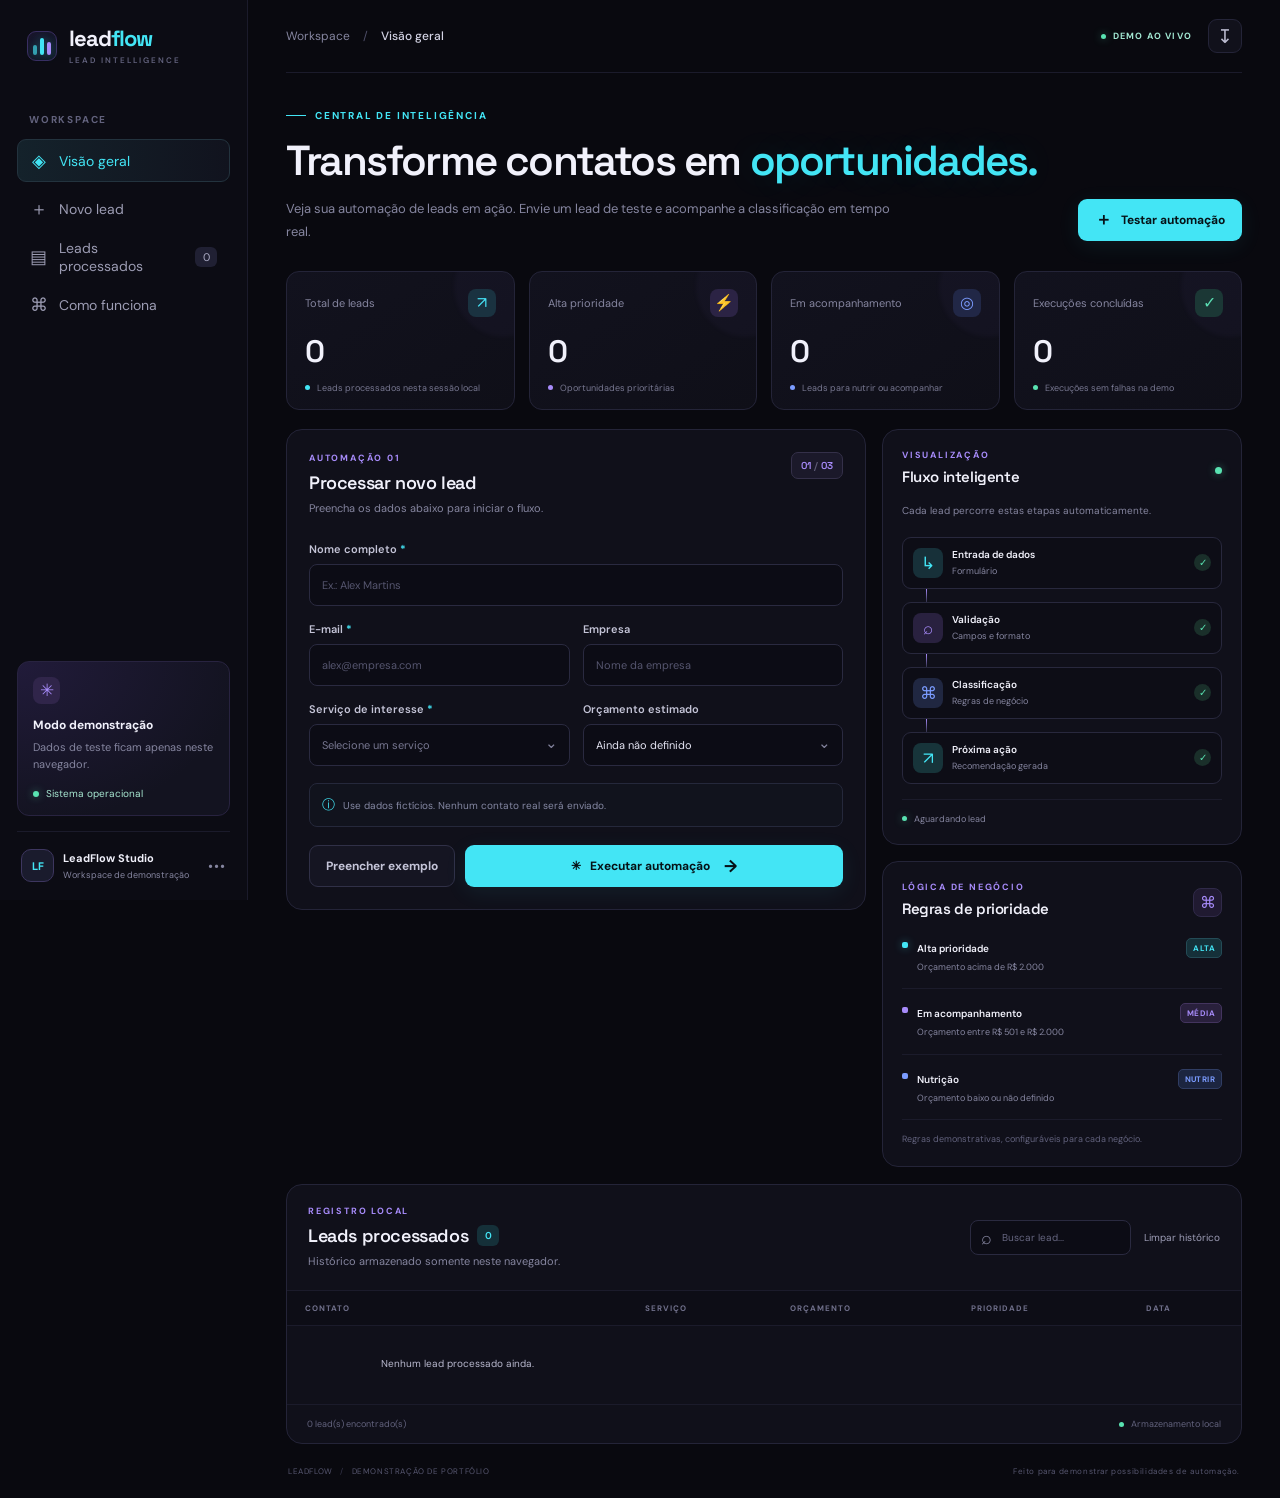
<file: index.html>
<!DOCTYPE html>
<html lang="pt-BR">
<head>
  <meta charset="UTF-8">
  <meta name="viewport" content="width=device-width, initial-scale=1.0">
  <meta name="theme-color" content="#09090f">
  <meta name="description" content="LeadFlow — demonstração interativa de automação e classificação de leads.">
  <title>LeadFlow | Lead Intelligence</title>
  <link rel="preconnect" href="https://fonts.googleapis.com">
  <link rel="preconnect" href="https://fonts.gstatic.com" crossorigin>
  <link href="https://fonts.googleapis.com/css2?family=DM+Sans:wght@400;500;600;700&family=Space+Grotesk:wght@400;500;600;700&display=swap" rel="stylesheet">
  <link rel="stylesheet" href="style.css">
  <script src="script.js" defer></script>
</head>
<body>
  <div class="app-shell">
    <aside class="sidebar" id="sidebar">
      <a class="brand" href="#overview" aria-label="LeadFlow início">
        <span class="brand-mark"><span></span><span></span><span></span></span>
        <span class="brand-name">lead<span>flow</span><small>LEAD INTELLIGENCE</small></span>
      </a>

      <div class="workspace-label">WORKSPACE</div>
      <nav class="main-nav" aria-label="Navegação principal">
        <a class="nav-link active" href="#overview"><span class="nav-icon">◈</span> Visão geral</a>
        <a class="nav-link" href="#new-lead"><span class="nav-icon">＋</span> Novo lead</a>
        <a class="nav-link" href="#lead-list"><span class="nav-icon">▤</span> Leads processados <span class="nav-count" id="navLeadCount">0</span></a>
        <a class="nav-link" href="#how-it-works"><span class="nav-icon">⌘</span> Como funciona</a>
      </nav>

      <div class="sidebar-bottom">
        <div class="demo-card">
          <div class="demo-card-icon">✳</div>
          <strong>Modo demonstração</strong>
          <p>Dados de teste ficam apenas neste navegador.</p>
          <span class="demo-status"><i></i> Sistema operacional</span>
        </div>
        <div class="profile">
          <div class="avatar">LF</div>
          <div class="profile-info"><strong>LeadFlow Studio</strong><span>Workspace de demonstração</span></div>
          <span class="profile-dots">•••</span>
        </div>
      </div>
    </aside>

    <main class="main-content" id="overview">
      <header class="topbar">
        <button class="mobile-menu" id="mobileMenu" aria-label="Abrir menu" aria-expanded="false">☰</button>
        <div class="breadcrumb">Workspace <span>/</span> <strong>Visão geral</strong></div>
        <div class="topbar-right">
          <span class="live-indicator"><i></i> DEMO AO VIVO</span>
          <button class="icon-button" id="exportButton" title="Exportar histórico CSV" aria-label="Exportar histórico CSV">↧</button>
        </div>
      </header>

      <section class="page-heading">
        <div>
          <div class="eyebrow"><span class="eyebrow-line"></span> CENTRAL DE INTELIGÊNCIA</div>
          <h1>Transforme contatos<br class="mobile-break"> em <span>oportunidades.</span></h1>
          <p class="page-subtitle">Veja sua automação de leads em ação. Envie um lead de teste e acompanhe a classificação em tempo real.</p>
        </div>
        <a class="primary-button heading-button" href="#new-lead"><span>＋</span> Testar automação</a>
      </section>

      <section class="metrics-grid" aria-label="Métricas da demonstração">
        <article class="metric-card">
          <div class="metric-top"><span>Total de leads</span><span class="metric-icon cyan">↗</span></div>
          <div class="metric-value" id="metricTotal">0</div>
          <div class="metric-foot"><span class="metric-dot cyan-dot"></span> Leads processados nesta sessão local</div>
        </article>
        <article class="metric-card">
          <div class="metric-top"><span>Alta prioridade</span><span class="metric-icon purple">⚡</span></div>
          <div class="metric-value" id="metricHigh">0</div>
          <div class="metric-foot"><span class="metric-dot purple-dot"></span> Oportunidades prioritárias</div>
        </article>
        <article class="metric-card">
          <div class="metric-top"><span>Em acompanhamento</span><span class="metric-icon blue">◎</span></div>
          <div class="metric-value" id="metricFollow">0</div>
          <div class="metric-foot"><span class="metric-dot blue-dot"></span> Leads para nutrir ou acompanhar</div>
        </article>
        <article class="metric-card">
          <div class="metric-top"><span>Execuções concluídas</span><span class="metric-icon green">✓</span></div>
          <div class="metric-value" id="metricRuns">0<span class="value-suffix">/100%</span></div>
          <div class="metric-foot"><span class="metric-dot green-dot"></span> Execuções sem falhas na demo</div>
        </article>
      </section>

      <div class="content-grid">
        <section class="panel form-panel" id="new-lead">
          <div class="panel-heading">
            <div>
              <div class="section-kicker">AUTOMAÇÃO 01</div>
              <h2>Processar novo lead</h2>
              <p>Preencha os dados abaixo para iniciar o fluxo.</p>
            </div>
            <span class="step-pill">01 <span>/</span> 03</span>
          </div>

          <form id="leadForm" novalidate>
            <div class="form-grid">
              <label class="field full-field">
                <span>Nome completo <b>*</b></span>
                <input type="text" id="name" name="name" placeholder="Ex.: Alex Martins" autocomplete="off" required maxlength="80">
                <small class="field-error" id="nameError"></small>
              </label>
              <label class="field">
                <span>E-mail <b>*</b></span>
                <input type="email" id="email" name="email" placeholder="alex@empresa.com" autocomplete="off" required maxlength="120">
                <small class="field-error" id="emailError"></small>
              </label>
              <label class="field">
                <span>Empresa</span>
                <input type="text" id="company" name="company" placeholder="Nome da empresa" maxlength="100">
              </label>
              <label class="field">
                <span>Serviço de interesse <b>*</b></span>
                <span class="select-wrap">
                  <select id="service" name="service" required>
                    <option value="">Selecione um serviço</option>
                    <option value="Criação de site">Criação de site</option>
                    <option value="Automação de processos">Automação de processos</option>
                    <option value="Marketing digital">Marketing digital</option>
                    <option value="Desenvolvimento de software">Desenvolvimento de software</option>
                    <option value="Consultoria">Consultoria</option>
                  </select>
                </span>
                <small class="field-error" id="serviceError"></small>
              </label>
              <label class="field">
                <span>Orçamento estimado</span>
                <span class="select-wrap">
                  <select id="budget" name="budget">
                    <option value="unknown">Ainda não definido</option>
                    <option value="low">Até R$ 500</option>
                    <option value="mid">R$ 501 a R$ 2.000</option>
                    <option value="high">R$ 2.001 a R$ 5.000</option>
                    <option value="premium">Acima de R$ 5.000</option>
                  </select>
                </span>
              </label>
            </div>
            <div class="form-note"><span>ⓘ</span> Use dados fictícios. Nenhum contato real será enviado.</div>
            <div class="form-actions">
              <button type="button" class="secondary-button" id="sampleButton">Preencher exemplo</button>
              <button type="submit" class="primary-button" id="runButton"><span class="button-spark">✳</span> Executar automação <span class="button-arrow">→</span></button>
            </div>
          </form>

          <div class="execution" id="execution" aria-live="polite" hidden>
            <div class="execution-heading"><div><span class="section-kicker">EXECUÇÃO DO FLUXO</span><h3 id="executionTitle">Processando lead...</h3></div><span class="execution-badge" id="executionBadge">EM ANDAMENTO</span></div>
            <div class="workflow">
              <div class="workflow-step" id="stepValidate"><span class="workflow-symbol">01</span><span class="workflow-copy"><strong>Validar dados</strong><small>Verificando campos obrigatórios</small></span><span class="workflow-state">Aguardando</span></div>
              <div class="workflow-step" id="stepClassify"><span class="workflow-symbol">02</span><span class="workflow-copy"><strong>Classificar lead</strong><small>Aplicando regras de prioridade</small></span><span class="workflow-state">Aguardando</span></div>
              <div class="workflow-step" id="stepAction"><span class="workflow-symbol">03</span><span class="workflow-copy"><strong>Recomendar próxima ação</strong><small>Gerando orientação de atendimento</small></span><span class="workflow-state">Aguardando</span></div>
            </div>
            <div class="result-card" id="resultCard" hidden></div>
          </div>
        </section>

        <aside class="right-column">
          <section class="panel flow-panel" id="how-it-works">
            <div class="panel-heading compact-heading"><div><div class="section-kicker">VISUALIZAÇÃO</div><h2>Fluxo inteligente</h2></div><span class="pulse-dot"></span></div>
            <p class="panel-description">Cada lead percorre estas etapas automaticamente.</p>
            <div class="mini-flow">
              <div class="mini-node"><span class="mini-node-icon">↳</span><span><strong>Entrada de dados</strong><small>Formulário</small></span><span class="node-check">✓</span></div>
              <div class="flow-connector"><span></span></div>
              <div class="mini-node"><span class="mini-node-icon purple-bg">⌕</span><span><strong>Validação</strong><small>Campos e formato</small></span><span class="node-check">✓</span></div>
              <div class="flow-connector"><span></span></div>
              <div class="mini-node"><span class="mini-node-icon blue-bg">⌘</span><span><strong>Classificação</strong><small>Regras de negócio</small></span><span class="node-check">✓</span></div>
              <div class="flow-connector"><span></span></div>
              <div class="mini-node output-node"><span class="mini-node-icon cyan-bg">↗</span><span><strong>Próxima ação</strong><small>Recomendação gerada</small></span><span class="node-check">✓</span></div>
            </div>
            <div class="flow-footer"><span class="live-pulse"></span> <span id="flowStatus">Aguardando nova execução</span></div>
          </section>

          <section class="panel rules-panel">
            <div class="panel-heading compact-heading"><div><div class="section-kicker">LÓGICA DE NEGÓCIO</div><h2>Regras de prioridade</h2></div><span class="rules-icon">⌘</span></div>
            <div class="rule-row"><span class="rule-indicator high"></span><div><strong>Alta prioridade</strong><p>Orçamento acima de R$ 2.000</p></div><span class="rule-tag high-tag">ALTA</span></div>
            <div class="rule-row"><span class="rule-indicator medium"></span><div><strong>Em acompanhamento</strong><p>Orçamento entre R$ 501 e R$ 2.000</p></div><span class="rule-tag medium-tag">MÉDIA</span></div>
            <div class="rule-row"><span class="rule-indicator nurture"></span><div><strong>Nutrição</strong><p>Orçamento baixo ou não definido</p></div><span class="rule-tag nurture-tag">NUTRIR</span></div>
            <div class="rules-footnote">Regras demonstrativas, configuráveis para cada negócio.</div>
          </section>
        </aside>
      </div>

      <section class="panel leads-panel" id="lead-list">
        <div class="panel-heading leads-heading">
          <div><div class="section-kicker">REGISTRO LOCAL</div><h2>Leads processados <span class="table-count" id="tableCount">0</span></h2><p>Histórico armazenado somente neste navegador.</p></div>
          <div class="table-actions"><label class="search-box"><span>⌕</span><input type="search" id="searchInput" placeholder="Buscar lead..." aria-label="Buscar lead"></label><button class="text-button" id="clearButton">Limpar histórico</button></div>
        </div>
        <div class="table-wrap">
          <table>
            <thead><tr><th>CONTATO</th><th>SERVIÇO</th><th>ORÇAMENTO</th><th>PRIORIDADE</th><th>DATA</th></tr></thead>
            <tbody id="leadsTableBody"><tr class="empty-row"><td colspan="5"><div class="empty-state"><span class="empty-icon">⌁</span><strong>Nenhum lead por enquanto</strong><p>Preencha o formulário para ver a automação funcionando.</p></div></td></tr></tbody>
          </table>
        </div>
        <div class="table-footer"><span id="tableSummary">Mostrando 0 registros</span><span><i class="privacy-dot"></i> Armazenamento local</span></div>
      </section>

      <footer class="app-footer"><span>LEADFLOW <span class="footer-separator">/</span> DEMONSTRAÇÃO DE PORTFÓLIO</span><span>Feito para demonstrar possibilidades de automação.</span></footer>
    </main>
  </div>

  <div class="toast" id="toast" role="status" aria-live="polite"></div>
  <dialog class="confirm-dialog" id="clearDialog">
    <div class="dialog-mark">!</div><h2>Limpar histórico?</h2>
    <p>Isso removerá os leads salvos neste navegador. Esta ação não pode ser desfeita.</p>
    <div class="dialog-actions"><button class="secondary-button" id="cancelClear">Cancelar</button><button class="danger-button" id="confirmClear">Limpar histórico</button></div>
  </dialog>
</body>
</html>
</file>
<file: style.css>
@import url('https://fonts.googleapis.com/css2?family=DM+Sans:wght@400;500;600;700&family=Space+Grotesk:wght@400;500;600;700&display=swap');

:root {
  color-scheme: dark;
  --bg: #09090f;
  --sidebar: #0c0c14;
  --panel: #10101a;
  --panel-2: #131320;
  --line: #242438;
  --line-soft: #1b1b2b;
  --text: #f1f1fb;
  --muted: #85859f;
  --muted-2: #62627d;
  --cyan: #43e5f5;
  --purple: #a78bfa;
  --blue: #7b9cff;
  --green: #59e2b1;
  --red: #ff758f;
  --radius: 16px;
  font-family: 'DM Sans', sans-serif;
}
* { box-sizing: border-box; }
html { scroll-behavior: smooth; scroll-padding-top: 28px; }
body { margin: 0; background: var(--bg); color: var(--text); font-size: 14px; min-height: 100vh; }
button, input, select { font: inherit; }
button, a, select { -webkit-tap-highlight-color: transparent; }
a { color: inherit; text-decoration: none; }
button { cursor: pointer; }
button:focus-visible, a:focus-visible, input:focus-visible, select:focus-visible { outline: 2px solid var(--cyan); outline-offset: 3px; }
.app-shell { min-height: 100vh; }
.sidebar { position: fixed; inset: 0 auto 0 0; width: 248px; padding: 27px 17px 16px; display: flex; flex-direction: column; background: var(--sidebar); border-right: 1px solid var(--line-soft); z-index: 10; }
.brand { display: flex; align-items: center; gap: 12px; padding: 0 10px; margin-bottom: 48px; }
.brand-mark { display: flex; align-items: end; gap: 3px; width: 30px; height: 30px; padding: 5px; border: 1px solid #3a2e62; border-radius: 9px; background: linear-gradient(145deg, #19142b, #101b28); }
.brand-mark span { width: 5px; border-radius: 4px; background: var(--cyan); box-shadow: 0 0 10px #43e5f555; }
.brand-mark span:nth-child(1) { height: 10px; opacity: .65; }
.brand-mark span:nth-child(2) { height: 17px; }
.brand-mark span:nth-child(3) { height: 13px; background: var(--purple); }
.brand-name { font: 700 22px 'Space Grotesk', sans-serif; letter-spacing: -1px; line-height: 1; }
.brand-name > span { color: var(--cyan); }
.brand-name small { display: block; color: var(--muted-2); font: 600 8px 'DM Sans', sans-serif; letter-spacing: 2px; margin-top: 6px; }
.workspace-label, .section-kicker, .eyebrow { color: var(--muted-2); font-size: 10px; letter-spacing: 1.8px; font-weight: 700; }
.workspace-label { padding: 0 12px; margin-bottom: 13px; }
.main-nav { display: grid; gap: 5px; }
.nav-link { display: flex; align-items: center; gap: 12px; min-height: 43px; padding: 0 12px; border: 1px solid transparent; border-radius: 9px; color: #9c9cb3; transition: .2s ease; }
.nav-link:hover { background: #151522; color: var(--text); }
.nav-link.active { color: var(--cyan); border-color: #23333e; background: linear-gradient(90deg, #14222b, #11131e); }
.nav-icon { width: 17px; text-align: center; font-size: 18px; }
.nav-count { margin-left: auto; min-width: 22px; padding: 3px 5px; text-align: center; border-radius: 6px; background: #202033; color: #aaaac3; font-size: 11px; }
.sidebar-bottom { margin-top: auto; }
.demo-card { padding: 15px; border: 1px solid #282340; border-radius: 12px; background: radial-gradient(ellipse at top left, #211b3a 0, #131320 75%); }
.demo-card-icon { display: grid; place-items: center; width: 27px; height: 27px; margin-bottom: 11px; border-radius: 8px; color: var(--purple); background: #30254a; font-size: 17px; }
.demo-card strong { font-size: 12px; }
.demo-card p { color: var(--muted); font-size: 11px; line-height: 1.6; margin: 6px 0 13px; }
.demo-status { display: flex; align-items: center; gap: 7px; font-size: 10px; color: #a7e7d1; }
.demo-status i, .live-indicator i, .pulse-dot, .live-pulse { display: inline-block; width: 6px; height: 6px; border-radius: 50%; background: var(--green); box-shadow: 0 0 9px #59e2b177; }
.profile { display: flex; align-items: center; gap: 9px; padding: 17px 4px 2px; margin-top: 15px; border-top: 1px solid var(--line-soft); }
.avatar { display: grid; place-items: center; width: 33px; height: 33px; border: 1px solid #3d365f; border-radius: 10px; color: var(--cyan); background: #1a1b2d; font: 700 11px 'Space Grotesk'; }
.profile-info { min-width: 0; display: grid; gap: 4px; }
.profile-info strong { font-size: 11px; white-space: nowrap; }
.profile-info span { font-size: 9px; color: var(--muted); white-space: nowrap; }
.profile-dots { margin-left: auto; color: var(--muted); letter-spacing: 1px; }

.main-content { margin-left: 248px; padding: 0 38px 22px; max-width: 1800px; }
.topbar { min-height: 73px; display: flex; align-items: center; justify-content: space-between; border-bottom: 1px solid var(--line-soft); }
.breadcrumb { color: var(--muted); font-size: 12px; }
.breadcrumb span { color: #4e4e68; padding: 0 10px; }
.breadcrumb strong { color: #d4d4e5; font-weight: 500; }
.topbar-right { display: flex; align-items: center; gap: 16px; }
.live-indicator { display: flex; align-items: center; gap: 7px; color: #a2e8d3; font-size: 9px; font-weight: 700; letter-spacing: 1.2px; }
.live-indicator i { width: 5px; height: 5px; }
.icon-button, .mobile-menu { display: grid; place-items: center; width: 34px; height: 34px; border: 1px solid var(--line); border-radius: 9px; background: #11111b; color: #bcbcd0; font-size: 19px; transition: .2s; }
.icon-button:hover { border-color: #4d4474; color: var(--cyan); }
.mobile-menu { display: none; }
.page-heading { display: flex; align-items: end; justify-content: space-between; gap: 25px; padding: 36px 0 27px; }
.eyebrow { display: flex; align-items: center; gap: 9px; color: var(--cyan); margin-bottom: 15px; }
.eyebrow-line { width: 20px; height: 1px; background: var(--cyan); }
h1, h2, h3, p { margin-top: 0; }
h1 { margin-bottom: 13px; font: 600 clamp(29px, 3.3vw, 42px)/1.12 'Space Grotesk', sans-serif; letter-spacing: -1.8px; }
h1 span { color: var(--cyan); text-shadow: 0 0 35px #43e5f522; }
.page-subtitle { max-width: 630px; margin: 0; color: var(--muted); font-size: 13px; line-height: 1.8; }
.mobile-break { display: none; }
.primary-button, .secondary-button, .danger-button { display: inline-flex; align-items: center; justify-content: center; gap: 9px; min-height: 42px; padding: 0 16px; border: 1px solid transparent; border-radius: 9px; font-size: 12px; font-weight: 700; transition: transform .15s, border-color .2s, background .2s; }
.primary-button { color: #061217; background: var(--cyan); box-shadow: 0 5px 22px #43e5f514; }
.primary-button:hover { background: #78f0fb; transform: translateY(-1px); }
.primary-button:disabled { opacity: .55; cursor: wait; transform: none; }
.heading-button { flex-shrink: 0; margin-bottom: 3px; }
.heading-button > span { font-size: 17px; }
.button-arrow { margin-left: 5px; font-size: 17px; }
.secondary-button { color: #c4c4d8; border-color: #303047; background: #151522; }
.secondary-button:hover { border-color: #595079; background: #1a192b; }
.danger-button { color: white; background: #d84462; }
.danger-button:hover { background: #ee5675; }

.metrics-grid { display: grid; grid-template-columns: repeat(4, minmax(0, 1fr)); gap: 14px; margin-bottom: 19px; }
.metric-card { position: relative; overflow: hidden; min-width: 0; padding: 17px 18px 15px; border: 1px solid var(--line); border-radius: 13px; background: linear-gradient(145deg, #12121e, #0f0f18); }
.metric-card::after { content: ''; position: absolute; top: -35px; right: -40px; width: 100px; height: 100px; border-radius: 50%; background: #a78bfa08; filter: blur(2px); pointer-events: none; }
.metric-top { display: flex; align-items: center; justify-content: space-between; gap: 6px; color: var(--muted); font-size: 11px; }
.metric-icon { display: grid; place-items: center; width: 28px; height: 28px; border-radius: 8px; font-size: 16px; }
.metric-icon.cyan { color: var(--cyan); background: #16303a; }
.metric-icon.purple { color: var(--purple); background: #28203e; }
.metric-icon.blue { color: var(--blue); background: #1d2540; }
.metric-icon.green { color: var(--green); background: #17352f; }
.metric-value { margin: 14px 0 11px; font: 600 31px 'Space Grotesk', sans-serif; letter-spacing: -1px; }
.value-suffix { color: var(--muted-2); font: 500 12px 'DM Sans'; letter-spacing: 0; margin-left: 6px; }
.metric-foot { display: flex; align-items: center; gap: 7px; color: #777790; font-size: 9px; white-space: nowrap; }
.metric-dot { width: 5px; height: 5px; border-radius: 50%; flex-shrink: 0; }
.cyan-dot { background: var(--cyan); }.purple-dot { background: var(--purple); }.blue-dot { background: var(--blue); }.green-dot { background: var(--green); }

.content-grid { display: grid; grid-template-columns: minmax(0, 1.45fr) minmax(290px, .9fr); gap: 16px; align-items: start; }
.panel { min-width: 0; border: 1px solid var(--line); border-radius: var(--radius); background: var(--panel); }
.form-panel { padding: 22px; }
.panel-heading { display: flex; align-items: start; justify-content: space-between; gap: 12px; }
.panel-heading h2 { margin: 7px 0 6px; font: 600 18px 'Space Grotesk', sans-serif; letter-spacing: -.4px; }
.panel-heading p { color: var(--muted); font-size: 11px; line-height: 1.6; margin: 0; }
.section-kicker { color: var(--purple); font-size: 9px; }
.step-pill { border: 1px solid #343049; background: #1b192a; color: var(--purple); padding: 6px 9px; border-radius: 7px; font: 600 10px 'Space Grotesk'; white-space: nowrap; }
.step-pill span { color: #5f5b76; }
.form-grid { display: grid; grid-template-columns: repeat(2, minmax(0, 1fr)); gap: 16px 13px; margin-top: 25px; }
.field { display: flex; flex-direction: column; min-width: 0; gap: 8px; }
.field > span:first-child { color: #c4c4d7; font-size: 11px; font-weight: 600; }
.field b { color: var(--cyan); }
.full-field { grid-column: 1 / -1; }
.field input, .field select { width: 100%; height: 42px; padding: 0 12px; border: 1px solid #2a2a40; border-radius: 8px; outline: none; color: #e5e5f3; background: #0c0c15; font-size: 11px; transition: border-color .2s, box-shadow .2s; }
.field input::placeholder { color: #55556e; }
.field input:focus, .field select:focus { border-color: #7060a8; box-shadow: 0 0 0 3px #a78bfa12; }
.field input.invalid, .field select.invalid { border-color: var(--red); }
.field select { appearance: none; padding-right: 32px; cursor: pointer; }
.field select:invalid, .field select option[value=""] { color: #777790; }
.select-wrap { position: relative; display: block; }
.select-wrap::after { content: '⌄'; position: absolute; top: 9px; right: 12px; color: #85859f; pointer-events: none; font-size: 15px; }
.field-error { min-height: 0; color: var(--red); font-size: 10px; }
.field-error:empty { display: none; }
.form-note { display: flex; gap: 8px; align-items: center; padding: 11px 12px; margin-top: 17px; border: 1px solid #25283b; border-radius: 8px; color: #8588a3; background: #11131d; font-size: 10px; line-height: 1.5; }
.form-note span { color: var(--cyan); font-size: 13px; }
.form-actions { display: flex; flex-wrap: wrap; justify-content: space-between; gap: 10px; margin-top: 18px; }
.form-actions .primary-button { flex: 1; }
.execution { margin-top: 24px; padding-top: 20px; border-top: 1px solid var(--line); animation: fadeUp .35s ease both; }
.execution-heading { display: flex; align-items: center; justify-content: space-between; gap: 10px; margin-bottom: 14px; }
.execution-heading h3 { margin: 7px 0 0; font: 600 15px 'Space Grotesk'; }
.execution-badge { padding: 5px 8px; border: 1px solid #2c4a42; border-radius: 6px; color: var(--green); background: #14251f; font-size: 8px; font-weight: 700; letter-spacing: .8px; white-space: nowrap; }
.execution-badge.running { color: var(--cyan); border-color: #24444a; background: #112328; }
.workflow { display: grid; gap: 7px; }
.workflow-step { display: flex; align-items: center; gap: 10px; padding: 11px; border: 1px solid #25253a; border-radius: 9px; background: #0d0d16; }
.workflow-symbol { display: grid; place-items: center; width: 29px; height: 29px; flex-shrink: 0; border: 1px solid #333149; border-radius: 8px; color: #8787a4; font: 600 10px 'Space Grotesk'; }
.workflow-copy { display: grid; gap: 4px; min-width: 0; }
.workflow-copy strong { font-size: 11px; font-weight: 600; }
.workflow-copy small { color: var(--muted); font-size: 9px; line-height: 1.4; }
.workflow-state { margin-left: auto; color: #6b6b84; font-size: 9px; white-space: nowrap; }
.workflow-step.running { border-color: #31505b; background: #101d25; }
.workflow-step.running .workflow-symbol { border-color: #2b6972; color: var(--cyan); animation: glow 1.1s infinite alternate; }
.workflow-step.running .workflow-state { color: var(--cyan); }
.workflow-step.done { border-color: #29473f; }
.workflow-step.done .workflow-symbol { color: var(--green); border-color: #31594e; background: #142720; }
.workflow-step.done .workflow-state { color: var(--green); }
.result-card { margin-top: 12px; padding: 15px; border: 1px solid #34435a; border-radius: 10px; background: linear-gradient(130deg, #151827, #11131e); animation: fadeUp .3s ease both; }
.result-top { display: flex; align-items: center; gap: 9px; }
.result-icon { display: grid; place-items: center; width: 30px; height: 30px; border-radius: 9px; background: #203a3f; color: var(--cyan); font-size: 17px; }
.result-top strong { font: 600 13px 'Space Grotesk'; }
.result-top .priority-badge { margin-left: auto; }
.result-card p { margin: 12px 0 0; color: #a8a8bf; font-size: 11px; line-height: 1.7; }
.result-action { display: flex; align-items: start; gap: 8px; padding-top: 11px; margin-top: 11px; border-top: 1px solid #2b2d40; color: #d6d6e7; font-size: 10px; line-height: 1.6; }
.result-action span { color: var(--cyan); font-size: 14px; }
.right-column { display: grid; gap: 16px; }
.flow-panel, .rules-panel { padding: 19px; }
.compact-heading { align-items: center; }
.compact-heading h2 { margin-top: 6px; font-size: 15px; }
.pulse-dot { width: 7px; height: 7px; }
.panel-description { color: var(--muted); font-size: 10px; line-height: 1.6; margin: 11px 0 18px; }
.mini-flow { display: grid; }
.mini-node { display: flex; align-items: center; gap: 9px; min-width: 0; padding: 10px; border: 1px solid #28283d; border-radius: 9px; background: #0d0d16; }
.mini-node-icon { display: grid; place-items: center; width: 30px; height: 30px; flex-shrink: 0; border-radius: 8px; color: var(--cyan); background: #173039; font-size: 17px; }
.purple-bg { color: var(--purple); background: #29213f; }.blue-bg { color: var(--blue); background: #202741; }.cyan-bg { color: var(--cyan); background: #17343a; }
.mini-node > span:nth-child(2) { display: grid; gap: 4px; min-width: 0; }
.mini-node strong { font-size: 10px; font-weight: 600; }
.mini-node small { color: var(--muted); font-size: 9px; }
.node-check { display: grid; place-items: center; margin-left: auto; width: 17px; height: 17px; border-radius: 50%; background: #1a2f2a; color: var(--green); font-size: 10px; flex-shrink: 0; }
.flow-connector { height: 13px; padding-left: 24px; }
.flow-connector span { display: block; width: 1px; height: 100%; background: linear-gradient(var(--purple), #33334b); }
.flow-footer { display: flex; align-items: center; gap: 7px; margin-top: 15px; padding-top: 13px; border-top: 1px solid var(--line-soft); color: var(--muted); font-size: 9px; }
.live-pulse { width: 5px; height: 5px; }
.rules-icon { display: grid; place-items: center; width: 29px; height: 29px; border: 1px solid #302a49; border-radius: 8px; color: var(--purple); background: #201a31; font-size: 16px; }
.rule-row { display: flex; align-items: start; gap: 9px; padding: 14px 0; border-bottom: 1px solid var(--line-soft); }
.rule-indicator { width: 6px; height: 6px; flex-shrink: 0; margin-top: 4px; border-radius: 2px; }
.rule-indicator.high { background: var(--cyan); box-shadow: 0 0 8px #43e5f566; }.rule-indicator.medium { background: var(--purple); }.rule-indicator.nurture { background: var(--blue); }
.rule-row > div { min-width: 0; }
.rule-row strong { font-size: 10px; font-weight: 600; }
.rule-row p { color: var(--muted); font-size: 9px; line-height: 1.5; margin: 5px 0 0; }
.rule-tag, .priority-badge { margin-left: auto; padding: 4px 6px; border-radius: 5px; font-size: 8px; font-weight: 700; letter-spacing: .4px; white-space: nowrap; }
.high-tag, .priority-high { color: var(--cyan); background: #153039; border: 1px solid #244b56; }
.medium-tag, .priority-medium { color: var(--purple); background: #29203c; border: 1px solid #43345e; }
.nurture-tag, .priority-nurture { color: var(--blue); background: #1c2540; border: 1px solid #303d63; }
.rules-footnote { padding-top: 12px; color: var(--muted-2); font-size: 9px; line-height: 1.6; }

.leads-panel { margin-top: 17px; overflow: hidden; }
.leads-heading { align-items: center; padding: 20px 21px; }
.leads-heading h2 { display: flex; align-items: center; gap: 9px; }
.table-count { display: inline-grid; place-items: center; min-width: 22px; height: 21px; padding: 0 5px; border-radius: 6px; color: var(--cyan); background: #153039; font: 600 10px 'DM Sans'; }
.table-actions { display: flex; align-items: center; gap: 13px; }
.search-box { display: flex; align-items: center; gap: 8px; height: 35px; padding: 0 10px; border: 1px solid #2a2a40; border-radius: 8px; background: #0c0c15; color: var(--muted); }
.search-box span { font-size: 18px; }
.search-box input { width: 120px; border: 0; outline: 0; background: transparent; color: var(--text); font-size: 10px; }
.search-box input::placeholder { color: #666680; }
.text-button { border: 0; padding: 8px 0; background: transparent; color: #9d9db6; font-size: 10px; white-space: nowrap; }
.text-button:hover { color: var(--red); }
.table-wrap { overflow-x: auto; }
table { width: 100%; border-collapse: collapse; white-space: nowrap; }
thead { background: #0d0d16; }
th { padding: 12px 18px; border-top: 1px solid var(--line-soft); border-bottom: 1px solid var(--line-soft); color: #70708b; font-size: 8px; font-weight: 700; letter-spacing: 1px; text-align: left; }
td { padding: 13px 18px; border-bottom: 1px solid var(--line-soft); color: #b8b8ce; font-size: 10px; }
tbody tr:last-child td { border-bottom: 0; }
tbody tr:hover:not(.empty-row) { background: #151522; }
.contact-cell { display: flex; align-items: center; gap: 9px; }
.contact-avatar { display: grid; place-items: center; width: 30px; height: 30px; flex-shrink: 0; border: 1px solid #34314e; border-radius: 9px; background: #201c32; color: var(--purple); font: 600 10px 'Space Grotesk'; }
.contact-details { display: grid; gap: 4px; }
.contact-details strong { color: #e0e0ee; font-size: 10px; font-weight: 600; }
.contact-details span { color: var(--muted); font-size: 9px; }
.service-cell { color: #c6c6dc; }
.budget-cell { color: #9f9fb8; }
.date-cell { color: #85859e; }
.empty-row td { padding: 0; }
.empty-state { display: grid; justify-items: center; padding: 31px 15px 34px; text-align: center; }
.empty-icon { display: grid; place-items: center; width: 39px; height: 39px; margin-bottom: 11px; border: 1px solid #2b2b43; border-radius: 12px; background: #171725; color: var(--purple); font-size: 22px; }
.empty-state strong { color: #d2d2e3; font: 600 12px 'Space Grotesk'; }
.empty-state p { color: var(--muted); font-size: 10px; margin: 7px 0 0; }
.table-footer { display: flex; justify-content: space-between; gap: 12px; padding: 13px 20px; border-top: 1px solid var(--line-soft); color: var(--muted-2); font-size: 9px; }
.table-footer > span:last-child { display: flex; align-items: center; gap: 7px; }
.privacy-dot { width: 5px; height: 5px; border-radius: 50%; background: var(--green); }
.app-footer { display: flex; justify-content: space-between; gap: 12px; padding: 22px 2px 0; color: #575770; font-size: 8px; letter-spacing: .6px; }
.footer-separator { padding: 0 5px; color: #37374e; }
.toast { position: fixed; right: 24px; bottom: 24px; z-index: 30; max-width: min(380px, calc(100vw - 32px)); padding: 13px 17px; border: 1px solid #31574d; border-radius: 10px; color: #d9fff0; background: #14271f; box-shadow: 0 15px 40px #0006; font-size: 12px; opacity: 0; transform: translateY(12px); pointer-events: none; transition: .25s ease; }
.toast.show { opacity: 1; transform: translateY(0); }
.toast.error { color: #ffe1e7; border-color: #693044; background: #301721; }
.confirm-dialog { width: min(420px, calc(100% - 32px)); padding: 25px; border: 1px solid #343149; border-radius: 16px; color: var(--text); background: #12121e; box-shadow: 0 25px 100px #0009; }
.confirm-dialog::backdrop { background: #05050bd9; backdrop-filter: blur(4px); }
.dialog-mark { display: grid; place-items: center; width: 36px; height: 36px; border-radius: 11px; background: #3a202a; color: var(--red); font: 700 18px 'Space Grotesk'; }
.confirm-dialog h2 { margin: 16px 0 8px; font: 600 19px 'Space Grotesk'; }
.confirm-dialog p { color: var(--muted); font-size: 12px; line-height: 1.7; }
.dialog-actions { display: flex; justify-content: end; gap: 9px; margin-top: 20px; }

@keyframes fadeUp { from { opacity: 0; transform: translateY(7px); } to { opacity: 1; transform: translateY(0); } }
@keyframes glow { from { box-shadow: 0 0 0 #43e5f500; } to { box-shadow: 0 0 14px #43e5f533; } }

@media (min-width: 1600px) { .main-content { padding-right: 52px; padding-left: 52px; } .content-grid { grid-template-columns: minmax(0, 1.5fr) minmax(330px, .85fr); } }
@media (max-width: 1250px) {
  .sidebar { width: 220px; }
  .main-content { margin-left: 220px; padding-right: 24px; padding-left: 24px; }
  .content-grid { grid-template-columns: minmax(0, 1.2fr) minmax(260px, .8fr); }
  .metric-card { padding: 15px 13px; }
  .metric-foot { font-size: 8px; }
  .form-panel { padding: 18px; }
  .flow-panel, .rules-panel { padding: 16px; }
}
@media (max-width: 980px) {
  .sidebar { width: 72px; padding: 23px 10px 14px; }
  .brand { justify-content: center; padding: 0; margin-bottom: 40px; }
  .brand-name, .workspace-label, .nav-link:not(.active), .nav-link.active { font-size: 0; }
  .brand-name, .workspace-label, .nav-link { overflow: hidden; }
  .brand-name, .workspace-label, .nav-link { white-space: nowrap; }
  .main-nav { gap: 8px; }
  .nav-link { justify-content: center; padding: 0; min-height: 43px; }
  .nav-icon { font-size: 20px; }
  .nav-count { display: none; }
  .demo-card { display: none; }
  .profile { justify-content: center; padding-top: 13px; }
  .profile-info, .profile-dots { display: none; }
  .main-content { margin-left: 72px; }
  .content-grid { grid-template-columns: 1fr; }
  .right-column { grid-template-columns: repeat(2, minmax(0, 1fr)); }
  .metric-foot { font-size: 9px; }
}
@media (max-width: 680px) {
  .sidebar { transform: translateX(-100%); width: 248px; padding: 23px 17px 14px; transition: transform .25s ease; box-shadow: 20px 0 60px #0006; }
  .sidebar.open { transform: translateX(0); }
  .brand { justify-content: start; padding: 0 10px; margin-bottom: 35px; }
  .brand-name { display: block; font-size: 22px; }
  .workspace-label { display: block; padding: 0 12px; font-size: 10px; }
  .nav-link, .nav-link.active { justify-content: start; padding: 0 12px; font-size: 12px; }
  .nav-icon { font-size: 18px; }
  .nav-count { display: block; }
  .demo-card { display: block; }
  .profile { justify-content: start; }
  .profile-info { display: grid; }
  .profile-dots { display: block; }
  .main-content { margin-left: 0; padding: 0 15px 20px; }
  .topbar { min-height: 61px; gap: 10px; }
  .mobile-menu { display: grid; flex-shrink: 0; }
  .breadcrumb { font-size: 10px; margin-right: auto; }
  .breadcrumb span { padding: 0 5px; }
  .topbar-right { gap: 9px; }
  .live-indicator { font-size: 8px; letter-spacing: .5px; }
  .icon-button { width: 31px; height: 31px; }
  .page-heading { display: block; padding: 28px 0 21px; }
  .eyebrow { font-size: 8px; margin-bottom: 12px; }
  h1 { font-size: clamp(29px, 8vw, 39px); letter-spacing: -1.4px; }
  .mobile-break { display: block; }
  .page-subtitle { font-size: 12px; }
  .heading-button { margin-top: 17px; width: 100%; }
  .metrics-grid { grid-template-columns: repeat(2, minmax(0, 1fr)); gap: 9px; }
  .metric-card { padding: 13px 12px; border-radius: 11px; }
  .metric-top { font-size: 10px; }
  .metric-icon { width: 25px; height: 25px; }
  .metric-value { font-size: 27px; margin: 12px 0 8px; }
  .metric-foot { white-space: normal; line-height: 1.4; font-size: 8px; }
  .content-grid { gap: 12px; }
  .form-panel { padding: 17px 14px; }
  .panel-heading h2 { font-size: 16px; }
  .panel-heading p { font-size: 10px; }
  .form-grid { gap: 13px 10px; margin-top: 21px; }
  .field input, .field select { padding: 0 9px; font-size: 10px; }
  .field > span:first-child { font-size: 10px; }
  .form-actions { flex-direction: column-reverse; }
  .form-actions button { width: 100%; min-height: 43px; }
  .right-column { grid-template-columns: 1fr; gap: 12px; }
  .flow-panel, .rules-panel { padding: 17px; }
  .leads-panel { margin-top: 12px; }
  .leads-heading { display: block; padding: 17px 14px; }
  .table-actions { flex-wrap: wrap; margin-top: 15px; }
  .search-box { flex: 1; }
  .search-box input { width: 100%; min-width: 50px; }
  .text-button { margin-left: auto; }
  th, td { padding: 12px 13px; }
  .table-footer { padding: 12px 14px; font-size: 8px; }
  .app-footer { flex-direction: column; line-height: 1.7; }
  .toast { right: 16px; bottom: 16px; }
}
@media (max-width: 380px) {
  .main-content { padding-right: 11px; padding-left: 11px; }
  .breadcrumb { max-width: 135px; overflow: hidden; text-overflow: ellipsis; white-space: nowrap; }
  .live-indicator { font-size: 7px; }
  .metric-top { font-size: 9px; }
  .metric-foot { font-size: 7px; }
  .form-grid { grid-template-columns: 1fr; }
  .full-field { grid-column: auto; }
}
</file>
